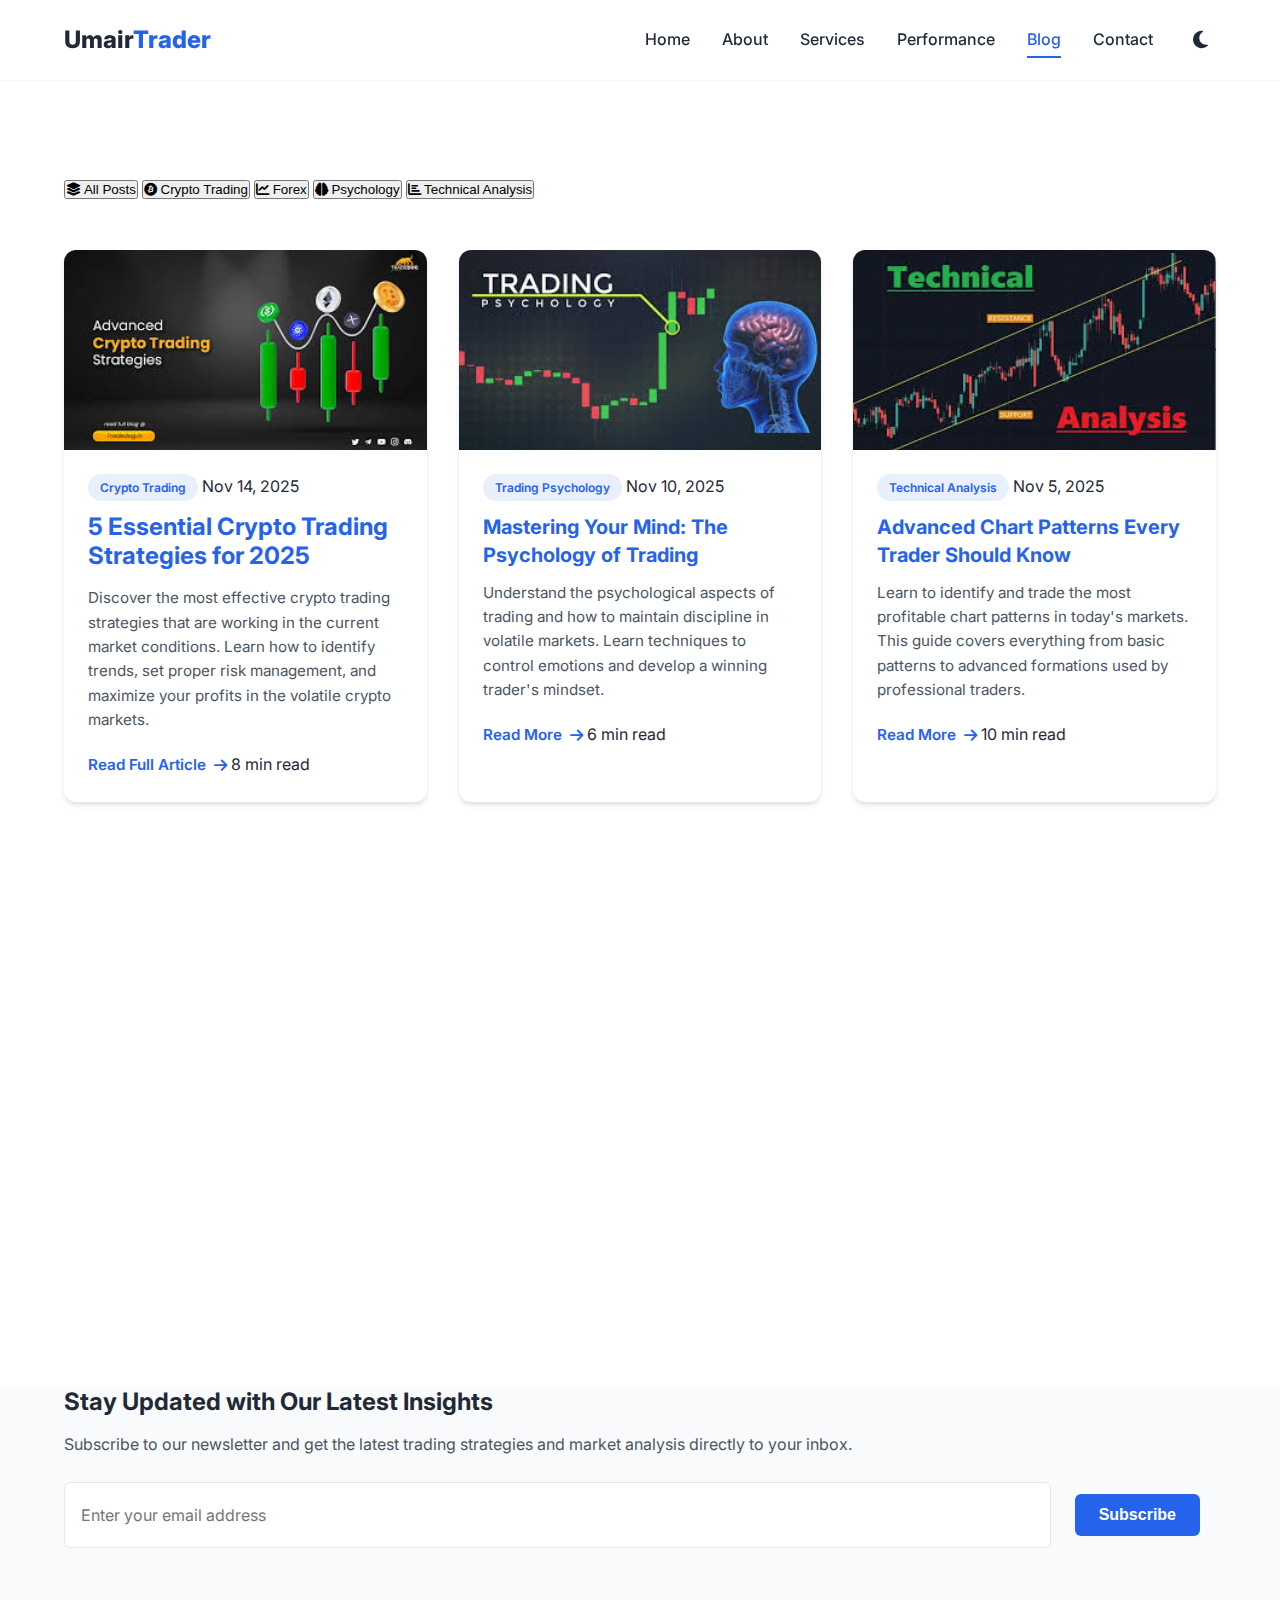
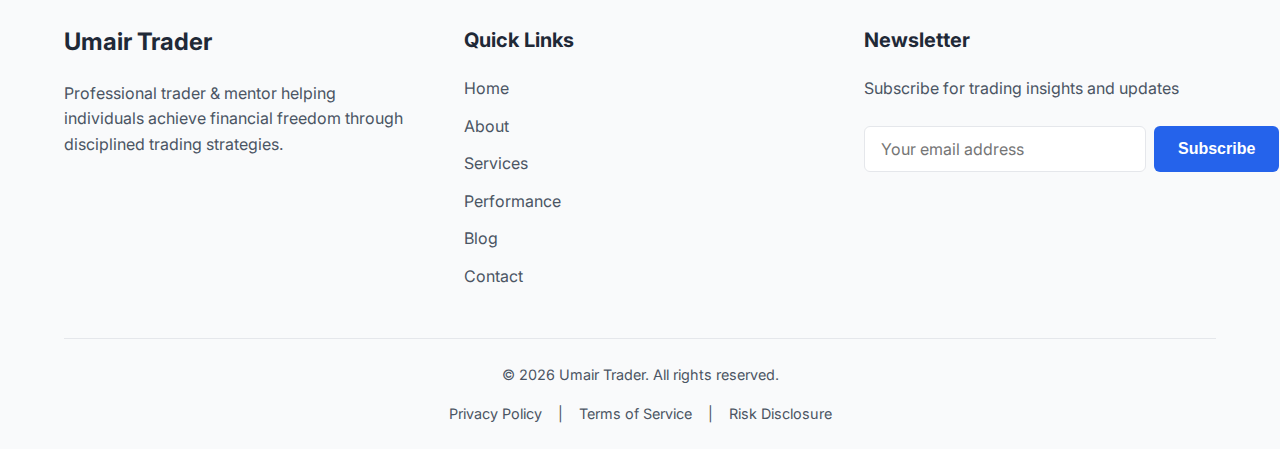
<file: blog.html>
<!DOCTYPE html>
<html lang="en">
<head>
    <meta charset="UTF-8">
    <meta name="viewport" content="width=device-width, initial-scale=1.0">
    <meta name="description" content="Umair Trader - Latest blog posts about trading strategies, market analysis, and trading psychology">
    <title>Blog - Umair Trader</title>
    <link rel="stylesheet" href="https://cdnjs.cloudflare.com/ajax/libs/font-awesome/6.4.0/css/all.min.css">
    <link rel="stylesheet" href="css/style.css">
    <link rel="preconnect" href="https://fonts.googleapis.com">
    <link rel="preconnect" href="https://fonts.gstatic.com" crossorigin>
    <link href="https://fonts.googleapis.com/css2?family=Inter:wght@300;400;500;600;700&display=swap" rel="stylesheet">
</head>
<body class="light-theme">
    <!-- Header -->
    <header class="header">
        <div class="container">
            <nav class="nav">
                <a href="index.html" class="logo">Umair<span>Trader</span></a>
                <div class="nav-links">
                    <a href="index.html#home">Home</a>
                    <a href="index.html#about">About</a>
                    <a href="index.html#services">Services</a>
                    <a href="index.html#performance">Performance</a>
                    <a href="#" class="active">Blog</a>
                    <a href="index.html#contact">Contact</a>
                    <button class="theme-toggle" aria-label="Toggle dark mode">
                        <i class="fas fa-moon"></i>
                        <i class="fas fa-sun"></i>
                    </button>
                </div>
                <button class="mobile-menu-btn" aria-label="Toggle menu">
                    <span></span>
                    <span></span>
                    <span></span>
                </button>
            </nav>
        </div>
    </header>

    <!-- Blog Header -->
    <section class="blog-header">
        <div class="container">
            <h1>Trading Insights & Strategies</h1>
            <p>Latest articles on trading strategies, market analysis, and trading psychology</p>
        </div>
    </section>

    <!-- Blog Posts -->
    <section class="blog-posts section">
        <div class="container">
            <div class="blog-filters">
                <div class="filters-container">
                    <button class="filter-btn active" data-filter="all">
                        <i class="fas fa-layer-group"></i>
                        <span>All Posts</span>
                    </button>
                    <button class="filter-btn" data-filter="crypto">
                        <i class="fab fa-bitcoin"></i>
                        <span>Crypto Trading</span>
                    </button>
                    <button class="filter-btn" data-filter="forex">
                        <i class="fas fa-chart-line"></i>
                        <span>Forex</span>
                    </button>
                    <button class="filter-btn" data-filter="psychology">
                        <i class="fas fa-brain"></i>
                        <span>Psychology</span>
                    </button>
                    <button class="filter-btn" data-filter="analysis">
                        <i class="fas fa-chart-bar"></i>
                        <span>Technical Analysis</span>
                    </button>
                </div>
            </div>
            
            <div class="blog-grid">
                <!-- Featured Post -->
                <article class="blog-card featured" data-category="crypto">
                    <div class="blog-image">
                        <img src="images/Advanced Crypto Trading Strategies.jpg" alt="Crypto Trading Strategies">
                        <span class="featured-tag">Featured</span>
                    </div>
                    <div class="blog-content">
                        <div class="blog-meta">
                            <span class="blog-category">Crypto Trading</span>
                            <span class="blog-date">Nov 14, 2025</span>
                        </div>
                        <h2><a href="blog-post-1.html">5 Essential Crypto Trading Strategies for 2025</a></h2>
                        <p class="blog-excerpt">Discover the most effective crypto trading strategies that are working in the current market conditions. Learn how to identify trends, set proper risk management, and maximize your profits in the volatile crypto markets.</p>
                        <div class="blog-footer">
                            <a href="blog-post-1.html" class="read-more">Read Full Article <i class="fas fa-arrow-right"></i></a>
                            <span class="read-time">8 min read</span>
                        </div>
                    </div>
                </article>

                <!-- Regular Posts -->
                <article class="blog-card" data-category="psychology">
                    <div class="blog-image">
                        <img src="images/Trading Psychology.jpg" alt="Trading Psychology">
                    </div>
                    <div class="blog-content">
                        <div class="blog-meta">
                            <span class="blog-category">Trading Psychology</span>
                            <span class="blog-date">Nov 10, 2025</span>
                        </div>
                        <h3><a href="blog-post-2.html">Mastering Your Mind: The Psychology of Trading</a></h3>
                        <p class="blog-excerpt">Understand the psychological aspects of trading and how to maintain discipline in volatile markets. Learn techniques to control emotions and develop a winning trader's mindset.</p>
                        <div class="blog-footer">
                            <a href="blog-post-2.html" class="read-more">Read More <i class="fas fa-arrow-right"></i></a>
                            <span class="read-time">6 min read</span>
                        </div>
                    </div>
                </article>

                <article class="blog-card" data-category="analysis">
                    <div class="blog-image">
                        <img src="images/Understanding Market Structure_ The ....jpg" alt="Technical Analysis">
                    </div>
                    <div class="blog-content">
                        <div class="blog-meta">
                            <span class="blog-category">Technical Analysis</span>
                            <span class="blog-date">Nov 5, 2025</span>
                        </div>
                        <h3><a href="blog-post-3.html">Advanced Chart Patterns Every Trader Should Know</a></h3>
                        <p class="blog-excerpt">Learn to identify and trade the most profitable chart patterns in today's markets. This guide covers everything from basic patterns to advanced formations used by professional traders.</p>
                        <div class="blog-footer">
                            <a href="blog-post-3.html" class="read-more">Read More <i class="fas fa-arrow-right"></i></a>
                            <span class="read-time">10 min read</span>
                        </div>
                    </div>
                </article>

                <!-- Additional Blog Posts -->
                <article class="blog-card" data-category="forex">
                    <div class="blog-image">
                        <img src="images/Forex Trading.jpg" alt="Forex Trading">
                    </div>
                    <div class="blog-content">
                        <div class="blog-meta">
                            <span class="blog-category">Forex Trading</span>
                            <span class="blog-date">Oct 28, 2025</span>
                        </div>
                        <h3><a href="#">Forex Market Analysis: Key Pairs to Watch</a></h3>
                        <p class="blog-excerpt">An in-depth analysis of the most promising forex pairs and how to trade them in the current economic climate.</p>
                        <div class="blog-footer">
                            <a href="#" class="read-more">Read More <i class="fas fa-arrow-right"></i></a>
                            <span class="read-time">7 min read</span>
                        </div>
                    </div>
                </article>

                <article class="blog-card" data-category="crypto">
                    <div class="blog-image">
                        <img src="images/Crypto Trading.jpg" alt="Bitcoin Analysis">
                    </div>
                    <div class="blog-content">
                        <div class="blog-meta">
                            <span class="blog-category">Crypto Trading</span>
                            <span class="blog-date">Oct 20, 2025</span>
                        </div>
                        <h3><a href="#">Bitcoin Price Prediction: What to Expect in Q4 2025</a></h3>
                        <p class="blog-excerpt">Analyzing the current market trends and indicators to predict Bitcoin's price movement for the rest of the year.</p>
                        <div class="blog-footer">
                            <a href="#" class="read-more">Read More <i class="fas fa-arrow-right"></i></a>
                            <span class="read-time">9 min read</span>
                        </div>
                    </div>
                </article>

                <article class="blog-card" data-category="psychology">
                    <div class="blog-image">
                        <img src="images/Risk Assessments_ Definitions ....jpg" alt="Risk Management">
                    </div>
                    <div class="blog-content">
                        <div class="blog-meta">
                            <span class="blog-category">Risk Management</span>
                            <span class="blog-date">Oct 15, 2025</span>
                        </div>
                        <h3><a href="#">The Ultimate Guide to Risk Management in Trading</a></h3>
                        <p class="blog-excerpt">Learn the essential risk management techniques that separate successful traders from the rest.</p>
                        <div class="blog-footer">
                            <a href="#" class="read-more">Read More <i class="fas fa-arrow-right"></i></a>
                            <span class="read-time">8 min read</span>
                        </div>
                    </div>
                </article>
            </div>

            
        </div>
    </section>

    <!-- Newsletter Section -->
    <section class="newsletter-section bg-light">
        <div class="container">
            <div class="newsletter-content">
                <h2>Stay Updated with Our Latest Insights</h2>
                <p>Subscribe to our newsletter and get the latest trading strategies and market analysis directly to your inbox.</p>
                <form class="newsletter-form">
                    <input type="email" placeholder="Enter your email address" required>
                    <a href="mailto:uk107302@gmail.com" class="contact-link"><button type="submit" class="btn btn-primary">Subscribe</button></a>
                </form>
            </div>
        </div>
    </section>

    <!-- Footer -->
    <footer class="footer">
        <div class="container">
            <div class="footer-content">
                <div class="footer-about">
                    <h3>Umair Trader</h3>
                    <p>Professional trader & mentor helping individuals achieve financial freedom through disciplined trading strategies.</p>
                </div>
                <div class="footer-links">
                    <h4>Quick Links</h4>
                    <ul>
                        <li><a href="index.html#home">Home</a></li>
                        <li><a href="index.html#about">About</a></li>
                        <li><a href="index.html#services">Services</a></li>
                        <li><a href="index.html#performance">Performance</a></li>
                        <li><a href="#">Blog</a></li>
                        <li><a href="index.html#contact">Contact</a></li>
                    </ul>
                </div>
                <div class="footer-newsletter">
                    <h4>Newsletter</h4>
                    <p>Subscribe for trading insights and updates</p>
                    <form class="newsletter-form">
                        <input type="email" placeholder="Your email address" required>
                        <button type="submit" class="btn btn-primary">Subscribe</button>
                    </form>
                </div>
            </div>
            <div class="footer-bottom">
                <p>&copy; <span id="currentYear">2025</span> Umair Trader. All rights reserved.</p>
                <div class="legal-links">
                    <a href="#">Privacy Policy</a>
                    <span>|</span>
                    <a href="#">Terms of Service</a>
                    <span>|</span>
                    <a href="#">Risk Disclosure</a>
                </div>
            </div>
        </div>
    </footer>

    <script src="js/main.js"></script>
    <script>
        // Blog filter functionality
        document.addEventListener('DOMContentLoaded', function() {
            const filterBtns = document.querySelectorAll('.filter-btn');
            const blogCards = document.querySelectorAll('.blog-card');
            
            filterBtns.forEach(btn => {
                btn.addEventListener('click', () => {
                    // Remove active class from all buttons
                    filterBtns.forEach(b => b.classList.remove('active'));
                    // Add active class to clicked button
                    btn.classList.add('active');
                    
                    const filter = btn.getAttribute('data-filter');
                    
                    blogCards.forEach(card => {
                        if (filter === 'all' || card.getAttribute('data-category') === filter) {
                            card.style.display = 'flex';
                        } else {
                            card.style.display = 'none';
                        }
                    });
                });
            });
            
            // Set current year in footer
            const currentYear = document.getElementById('currentYear');
            if (currentYear) {
                currentYear.textContent = new Date().getFullYear();
            }
        });
    </script>
</body>
</html>
</file>
<file: css/style.css>
/* ===== Base Styles ===== */
:root {
    /* Light Theme Colors */
    --primary-color: #2563eb;
    --primary-hover: #1d4ed8;
    --secondary-color: #1e40af;
    --text-color: #1f2937;
    --text-light: #4b5563;
    --bg-color: #ffffff;
    --bg-light: #f9fafb;
    --border-color: #e5e7eb;
    --success-color: #10b981;
    --error-color: #ef4444;
    --shadow-sm: 0 1px 2px 0 rgba(0, 0, 0, 0.05);
    --shadow: 0 4px 6px -1px rgba(0, 0, 0, 0.1), 0 2px 4px -1px rgba(0, 0, 0, 0.06);
    --shadow-lg: 0 10px 15px -3px rgba(0, 0, 0, 0.1), 0 4px 6px -2px rgba(0, 0, 0, 0.05);
    --transition: all 0.3s ease;
}

/* Dark Theme Colors */
[data-theme="dark"] {
    --primary-color: #3b82f6;
    --primary-hover: #60a5fa;
    --secondary-color: #1e40af;
    --text-color: #f3f4f6;
    --text-light: #d1d5db;
    --bg-color: #111827;
    --bg-light: #1f2937;
    --border-color: #374151;
}

/* Global Styles */
* {
    margin: 0;
    padding: 0;
    box-sizing: border-box;
}

html {
    scroll-behavior: smooth;
    font-size: 16px;
}

body {
    font-family: 'Inter', -apple-system, BlinkMacSystemFont, 'Segoe UI', Roboto, Oxygen, Ubuntu, Cantarell, 'Open Sans', 'Helvetica Neue', sans-serif;
    line-height: 1.6;
    color: var(--text-color);
    background-color: var(--bg-color);
    transition: var(--transition);
}

h1, h2, h3, h4, h5, h6 {
    font-weight: 700;
    line-height: 1.2;
    margin-bottom: 1rem;
    color: var(--text-color);
}

p {
    margin-bottom: 1rem;
    color: var(--text-light);
}

a {
    color: var(--primary-color);
    text-decoration: none;
    transition: var(--transition);
}

a:hover {
    color: var(--primary-hover);
}

img {
    max-width: 100%;
    height: auto;
    display: block;
}

ul {
    list-style: none;
}

.container {
    width: 100%;
    max-width: 1200px;
    margin: 0 auto;
    padding: 0 1.5rem;
}

.section {
    padding: 5rem 0;
}

.section-title {
    text-align: center;
    font-size: 2.25rem;
    margin-bottom: 3rem;
    position: relative;
    display: inline-block;
    left: 50%;
    transform: translateX(-50%);
}

.section-title::after {
    content: '';
    position: absolute;
    bottom: -10px;
    left: 50%;
    transform: translateX(-50%);
    width: 60px;
    height: 4px;
    background: var(--primary-color);
    border-radius: 2px;
}

.bg-light {
    background-color: var(--bg-light);
}

.btn {
    display: inline-block;
    padding: 0.75rem 1.5rem;
    border-radius: 0.375rem;
    font-weight: 600;
    text-align: center;
    cursor: pointer;
    transition: var(--transition);
    border: none;
    font-size: 1rem;
}

.btn-primary {
    background-color: var(--primary-color);
    color: white;
}

.btn-primary:hover {
    background-color: var(--info-hover);
    transform: translateY(-2px);
    box-shadow: var(--shadow);
}

.btn-secondary {
    background-color: transparent;
    color: var(--primary-color);
    border: 2px solid var(--primary-color);
}

.btn-secondary:hover {
    background-color: var(--primary-color);
    color: white;
    transform: translateY(-2px);
    box-shadow: var(--shadow);
}

.text-center {
    text-align: center;
}

.highlight {
    color: var(--primary-color);
    font-weight: 700;
}

/* ===== Header & Navigation ===== */
.header {
    position: fixed;
    top: 0;
    left: 0;
    width: 100%;
    background-color: var(--bg-color);
    box-shadow: var(--shadow-sm);
    z-index: 1000;
    transition: var(--transition);
}

.nav {
    display: flex;
    justify-content: space-between;
    align-items: center;
    height: 80px;
    position: relative;
}

.logo {
    font-size: 1.5rem;
    font-weight: 800;
    color: var(--text-color);
    text-decoration: none;
}

.logo span {
    color: var(--primary-color);
}

.nav-links {
    display: flex;
    align-items: center;
    gap: 2rem;
}

.nav-links a {
    color: var(--text-color);
    font-weight: 500;
    text-decoration: none;
    transition: var(--transition);
    position: relative;
}

.nav-links a::after {
    content: '';
    position: absolute;
    bottom: -5px;
    left: 0;
    width: 0;
    height: 2px;
    background-color: var(--primary-color);
    transition: var(--transition);
}

.nav-links a:hover::after,
.nav-links a.active::after {
    width: 100%;
}

.nav-links a.active {
    color: var(--primary-color);
}

.theme-toggle {
    background: none;
    border: none;
    color: var(--text-color);
    font-size: 1.25rem;
    cursor: pointer;
    padding: 0.5rem;
    border-radius: 50%;
    display: flex;
    align-items: center;
    justify-content: center;
    transition: var(--transition);
}

.theme-toggle:hover {
    background-color: var(--bg-light);
}

.theme-toggle .fa-moon {
    display: block;
}

.theme-toggle .fa-sun {
    display: none;
}

[data-theme="dark"] .theme-toggle .fa-moon {
    display: none;
}

[data-theme="dark"] .theme-toggle .fa-sun {
    display: block;
}

.mobile-menu-btn {
    display: none;
    background: none;
    border: none;
    cursor: pointer;
    padding: 0.5rem;
    z-index: 1001;
}

.mobile-menu-btn span {
    display: block;
    width: 25px;
    height: 2px;
    background-color: var(--text-color);
    margin: 5px 0;
    transition: var(--transition);
}

/* ===== Hero Section ===== */
.hero {
    padding: 160px 0 80px;
    background: linear-gradient(135deg, rgba(37, 99, 235, 0.1) 0%, rgba(30, 64, 175, 0.1) 100%);
    position: relative;
    overflow: hidden;
}

.hero .container {
    display: flex;
    align-items: center;
    justify-content: space-between;
    gap: 2rem;
}

.hero-content {
    flex: 1;
    max-width: 600px;
}

.hero h1 {
    font-size: 3.5rem;
    margin-bottom: 1.5rem;
    line-height: 1.1;
}

.tagline {
    font-size: 1.25rem;
    color: var(--primary-color);
    font-weight: 600;
    margin-bottom: 1.5rem;
    display: inline-block;
}

.hero-text {
    font-size: 1.125rem;
    margin-bottom: 2.5rem;
    max-width: 500px;
}

.cta-buttons {
    display: flex;
    gap: 1rem;
    margin-top: 2rem;
}

.hero-image {
    flex: 1;
    display: flex;
    justify-content: center;
    align-items: center;
}

.profile-img {
    max-width: 100%;
    height: auto;
    border-radius: 1rem;
    box-shadow: var(--shadow-lg);
    transition: var(--transition);
}

.profile-img:hover {
    transform: translateY(-5px);
    box-shadow: 0 20px 25px -5px rgba(0, 0, 0, 0.1), 0 10px 10px -5px rgba(0, 0, 0, 0.04);
}

/* ===== Stats Section ===== */
.stats {
    padding: 4rem 0;
    background-color: var(--bg-light);
}

.stats-grid {
    display: grid;
    grid-template-columns: repeat(auto-fit, minmax(200px, 1fr));
    gap: 2rem;
    text-align: center;
}

.stat-card {
    background-color: var(--bg-color);
    padding: 2rem 1rem;
    border-radius: 0.5rem;
    box-shadow: var(--shadow);
    transition: var(--transition);
}

.stat-card:hover {
    transform: translateY(-5px);
    box-shadow: var(--shadow-lg);
}

.stat-card h3 {
    font-size: 2.25rem;
    color: var(--primary-color);
    margin-bottom: 0.5rem;
}

.stat-card p {
    color: var(--text-light);
    font-size: 1rem;
    margin: 0;
}

/* ===== About Section ===== */
.about-content {
    display: flex;
    align-items: center;
    gap: 4rem;
    margin-top: 3rem;
}

.about-text {
    flex: 1;
}

.about-text p {
    margin-bottom: 1.5rem;
    font-size: 1.1rem;
    line-height: 1.8;
}

.about-details {
    margin-top: 2rem;
    display: flex;
    flex-direction: column;
    gap: 1rem;
}

.detail-item {
    display: flex;
    align-items: center;
    gap: 0.75rem;
    color: var(--text-light);
}

.detail-item i {
    color: var(--primary-color);
    font-size: 1.25rem;
    width: 24px;
    text-align: center;
}

.about-image {
    flex: 1;
    display: flex;
    justify-content: center;
}

.about-img {
    max-width: 100%;
    height: auto;
    border-radius: 1rem;
    box-shadow: var(--shadow-lg);
}

/* ===== Services Section ===== */
.services-grid {
    display: grid;
    grid-template-columns: repeat(auto-fit, minmax(300px, 1fr));
    gap: 2rem;
    margin-top: 3rem;
}

.service-card {
    background-color: var(--bg-color);
    border-radius: 0.75rem;
    padding: 2.5rem 2rem;
    box-shadow: var(--shadow);
    transition: var(--transition);
    text-align: center;
}

.service-card:hover {
    transform: translateY(-10px);
    box-shadow: var(--shadow-lg);
}

.service-icon {
    width: 70px;
    height: 70px;
    margin: 0 auto 1.5rem;
    background-color: rgba(37, 99, 235, 0.1);
    border-radius: 50%;
    display: flex;
    align-items: center;
    justify-content: center;
    color: var(--primary-color);
    font-size: 1.75rem;
    transition: var(--transition);
}

.service-card:hover .service-icon {
    background-color: var(--primary-color);
    color: white;
    transform: rotateY(180deg);
}

.service-card h3 {
    font-size: 1.5rem;
    margin-bottom: 1rem;
    color: var(--text-color);
}

.service-card p {
    margin-bottom: 1.5rem;
    color: var(--text-light);
}

.service-link {
    display: inline-flex;
    align-items: center;
    gap: 0.5rem;
    color: var(--primary-color);
    font-weight: 600;
    text-decoration: none;
    transition: var(--transition);
}

.service-link i {
    transition: transform 0.3s ease;
}

.service-link:hover i {
    transform: translateX(5px);
}

/* ===== Performance Section ===== */
.performance-stats {
    display: grid;
    grid-template-columns: repeat(auto-fit, minmax(200px, 1fr));
    gap: 2rem;
    margin-bottom: 3rem;
}

.performance-metric {
    text-align: center;
    padding: 1.5rem;
    background-color: var(--bg-light);
    border-radius: 0.5rem;
    box-shadow: var(--shadow);
}

.performance-metric h4 {
    font-size: 1rem;
    font-weight: 500;
    color: var(--text-light);
    margin-bottom: 0.5rem;
}

.performance-metric .highlight {
    font-size: 1.75rem;
    font-weight: 700;
    color: var(--primary-color);
}

.chart-container {
    background-color: var(--bg-light);
    border-radius: 0.75rem;
    padding: 2rem;
    margin-bottom: 2rem;
    box-shadow: var(--shadow);
}

.cta-section {
    text-align: center;
    margin-top: 3rem;
}

.cta-section p {
    font-size: 1.25rem;
    margin-bottom: 1.5rem;
    color: var(--text-color);
}

/* ===== Blog Section ===== */
.blog-grid {
    display: grid;
    grid-template-columns: repeat(auto-fit, minmax(300px, 1fr));
    gap: 2rem;
    margin-top: 3rem;
}

.blog-card {
    background-color: var(--bg-color);
    border-radius: 0.75rem;
    overflow: hidden;
    box-shadow: var(--shadow);
    transition: var(--transition);
}

.blog-card:hover {
    transform: translateY(-5px);
    box-shadow: var(--shadow-lg);
}

.blog-image {
    height: 200px;
    overflow: hidden;
}

.blog-image img {
    width: 100%;
    height: 100%;
    object-fit: cover;
    transition: transform 0.5s ease;
}

.blog-card:hover .blog-image img {
    transform: scale(1.05);
}

.blog-content {
    padding: 1.5rem;
}

.blog-category {
    display: inline-block;
    background-color: rgba(37, 99, 235, 0.1);
    color: var(--primary-color);
    font-size: 0.75rem;
    font-weight: 600;
    padding: 0.25rem 0.75rem;
    border-radius: 50px;
    margin-bottom: 0.75rem;
}

.blog-card h3 {
    font-size: 1.25rem;
    margin-bottom: 0.75rem;
    line-height: 1.4;
}

.blog-excerpt {
    font-size: 0.95rem;
    margin-bottom: 1.25rem;
    color: var(--text-light);
}

.read-more {
    display: inline-flex;
    align-items: center;
    gap: 0.5rem;
    color: var(--primary-color);
    font-weight: 600;
    font-size: 0.95rem;
    transition: var(--transition);
}

.read-more i {
    transition: transform 0.3s ease;
}

.read-more:hover i {
    transform: translateX(5px);
}

/* ===== Testimonials Section ===== */
.testimonials {
    padding: 5rem 0;
    background: linear-gradient(135deg, rgba(37, 99, 235, 0.1) 0%, rgba(30, 64, 175, 0.1) 100%);
}

.testimonial-slider {
    max-width: 800px;
    margin: 0 auto;
    position: relative;
}

.testimonial-slide {
    display: none;
    animation: fadeIn 0.5s ease-in-out;
}

@keyframes fadeIn {
    from { opacity: 0; }
    to { opacity: 1; }
}

.testimonial-slide.active {
    display: block;
}

.testimonial-content {
    background-color: var(--bg-color);
    padding: 2.5rem;
    border-radius: 0.75rem;
    box-shadow: var(--shadow);
    position: relative;
    margin-bottom: 2rem;
}

.testimonial-content p {
    font-size: 1.1rem;
    font-style: italic;
    margin-bottom: 1.5rem;
    color: var(--text-color);
    position: relative;
    padding-left: 1.5rem;
}

.testimonial-content p::before {
    content: '\201C';
    font-family: Georgia, serif;
    font-size: 4rem;
    color: var(--primary-color);
    position: absolute;
    left: -1rem;
    top: -1rem;
    line-height: 1;
    opacity: 0.3;
}

.testimonial-author {
    display: flex;
    align-items: center;
    gap: 1rem;
}

.testimonial-avatar {
    width: 60px;
    height: 60px;
    border-radius: 50%;
    object-fit: cover;
    border: 3px solid var(--primary-color);
}

.testimonial-author h4 {
    margin-bottom: 0.25rem;
    color: var(--text-color);
}

.testimonial-author span {
    color: var(--text-light);
    font-size: 0.9rem;
}

.testimonial-dots {
    display: flex;
    justify-content: center;
    gap: 0.5rem;
    margin-top: 1.5rem;
}

.dot {
    width: 12px;
    height: 12px;
    border-radius: 50%;
    background-color: var(--border-color);
    cursor: pointer;
    transition: var(--transition);
}

.dot.active {
    background-color: var(--primary-color);
    transform: scale(1.2);
}

/* ===== Contact Section ===== */
.contact-container {
    display: grid;
    grid-template-columns: repeat(auto-fit, minmax(300px, 1fr));
    gap: 3rem;
    margin-top: 3rem;
}

.contact-info h3 {
    font-size: 1.75rem;
    margin-bottom: 1.5rem;
    color: var(--text-color);
}

.contact-info p {
    margin-bottom: 2rem;
    color: var(--text-light);
}

.contact-methods {
    display: flex;
    flex-direction: column;
    gap: 1.25rem;
    margin-bottom: 2rem;
}

.contact-link {
    display: flex;
    align-items: center;
    gap: 1rem;
    color: var(--text-color);
    text-decoration: none;
    transition: var(--transition);
    padding: 0.75rem 1rem;
    border-radius: 0.5rem;
    background-color: var(--bg-light);
}

.contact-link:hover {
    background-color: var(--primary-color);
    color: white;
    transform: translateX(5px);
}

.contact-link i {
    font-size: 1.25rem;
    width: 24px;
    text-align: center;
}

.social-links {
    display: flex;
    gap: 1rem;
    margin-top: 2rem;
}

.social-icon {
    display: flex;
    align-items: center;
    justify-content: center;
    width: 40px;
    height: 40px;
    border-radius: 50%;
    background-color: var(--bg-light);
    color: var(--text-color);
    font-size: 1.25rem;
    transition: var(--transition);
}

.social-icon:hover {
    background-color: var(--primary-color);
    color: white;
    transform: translateY(-3px);
}

.contact-form {
    background-color: var(--bg-light);
    padding: 2.5rem;
    border-radius: 0.75rem;
    box-shadow: var(--shadow);
}

.form-group {
    margin-bottom: 1.5rem;
}

.form-group label {
    display: block;
    margin-bottom: 0.5rem;
    font-weight: 500;
    color: var(--text-color);
}

.form-group input,
.form-group textarea {
    width: 100%;
    padding: 0.75rem 1rem;
    border: 1px solid var(--border-color);
    border-radius: 0.375rem;
    background-color: var(--bg-color);
    color: var(--text-color);
    font-family: inherit;
    font-size: 1rem;
    transition: var(--transition);
}

.form-group input:focus,
.form-group textarea:focus {
    outline: none;
    border-color: var(--primary-color);
    box-shadow: 0 0 0 3px rgba(37, 99, 235, 0.2);
}

.form-group textarea {
    resize: vertical;
    min-height: 120px;
}

/* ===== Footer ===== */
.footer {
    background-color: var(--bg-light);
    padding: 5rem 0 0;
    color: var(--text-light);
}

.footer-content {
    display: grid;
    grid-template-columns: repeat(auto-fit, minmax(250px, 1fr));
    gap: 3rem;
    margin-bottom: 3rem;
}

.footer-about h3 {
    color: var(--text-color);
    margin-bottom: 1.5rem;
    font-size: 1.5rem;
}

.footer-about p {
    margin-bottom: 1.5rem;
}

.footer-links h4,
.footer-newsletter h4 {
    color: var(--text-color);
    margin-bottom: 1.5rem;
    font-size: 1.25rem;
}

.footer-links ul {
    display: flex;
    flex-direction: column;
    gap: 0.75rem;
}

.footer-links a {
    color: var(--text-light);
    text-decoration: none;
    transition: var(--transition);
    display: inline-block;
}

.footer-links a:hover {
    color: var(--primary-color);
    transform: translateX(5px);
}

.newsletter-form {
    display: flex;
    gap: 0.5rem;
    margin-top: 1.5rem;
}

.newsletter-form input {
    flex: 1;
    padding: 0.75rem 1rem;
    border: 1px solid var(--border-color);
    border-radius: 0.375rem;
    background-color: var(--bg-color);
    color: var(--text-color);
    font-family: inherit;
    font-size: 1rem;
}

.newsletter-form input:focus {
    outline: none;
    border-color: var(--primary-color);
    box-shadow: 0 0 0 3px rgba(37, 99, 235, 0.2);
}

.newsletter-form .btn {
    white-space: nowrap;
}

.footer-bottom {
    border-top: 1px solid var(--border-color);
    padding: 1.5rem 0;
    text-align: center;
    font-size: 0.9rem;
    color: var(--text-light);
}

.legal-links {
    margin-top: 1rem;
    display: flex;
    justify-content: center;
    gap: 1rem;
    flex-wrap: wrap;
}

.legal-links a {
    color: var(--text-light);
    text-decoration: none;
    transition: var(--transition);
}

.legal-links a:hover {
    color: var(--primary-color);
}

/* ===== Responsive Styles ===== */
@media (max-width: 1024px) {
    .hero h1 {
        font-size: 3rem;
    }
    
    .about-content {
        flex-direction: column;
    }
    
    .about-image {
        margin-top: 2rem;
    }
}

@media (max-width: 768px) {
    .nav-links {
        position: fixed;
        top: 0;
        right: -300px;
        width: 280px;
        height: 100vh;
        background-color: var(--bg-color);
        flex-direction: column;
        justify-content: flex-start;
        padding: 6rem 2rem 2rem;
        box-shadow: -5px 0 15px rgba(0, 0, 0, 0.1);
        transition: right 0.3s ease-in-out;
        z-index: 1000;
    }
    
    .nav-links.active {
        right: 0;
    }
    
    .mobile-menu-btn {
        display: block;
    }
    
    .mobile-menu-btn.active span:nth-child(1) {
        transform: rotate(45deg) translate(5px, 5px);
    }
    
    .mobile-menu-btn.active span:nth-child(2) {
        opacity: 0;
    }
    
    .mobile-menu-btn.active span:nth-child(3) {
        transform: rotate(-45deg) translate(7px, -6px);
    }
    
    .hero .container {
        flex-direction: column;
        text-align: center;
    }
    
    .hero-text {
        margin-left: auto;
        margin-right: auto;
    }
    
    .cta-buttons {
        justify-content: center;
    }
    
    .section {
        padding: 4rem 0;
    }
    
    .section-title {
        font-size: 2rem;
    }
    
    .stats-grid {
        grid-template-columns: 1fr 1fr;
    }
    
    .performance-stats {
        grid-template-columns: 1fr 1fr;
    }
}

@media (max-width: 576px) {
    .hero h1 {
        font-size: 2.5rem;
    }
    
    .tagline {
        font-size: 1.1rem;
    }
    
    .cta-buttons {
        flex-direction: column;
        gap: 1rem;
    }
    
    .stats-grid,
    .performance-stats {
        grid-template-columns: 1fr;
    }
    
    .testimonial-content {
        padding: 1.5rem;
    }
    
    .contact-form {
        padding: 1.5rem;
    }
    
    .newsletter-form {
        flex-direction: column;
    }
    
    .newsletter-form .btn {
        width: 100%;
    }
}

/* ===== Dark Mode Toggle ===== */
[data-theme="dark"] .hero {
    background: linear-gradient(135deg, rgba(37, 99, 235, 0.2) 0%, rgba(30, 64, 175, 0.2) 100%);
}

[data-theme="dark"] .testimonials {
    background: linear-gradient(135deg, rgba(37, 99, 235, 0.2) 0%, rgba(30, 64, 175, 0.2) 100%);
}

/* ===== Animations ===== */
@keyframes fadeInUp {
    from {
        opacity: 0;
        transform: translateY(20px);
    }
    to {
        opacity: 1;
        transform: translateY(0);
    }
}

.fade-in-up {
    animation: fadeInUp 0.6s ease-out forwards;
}
</file>
